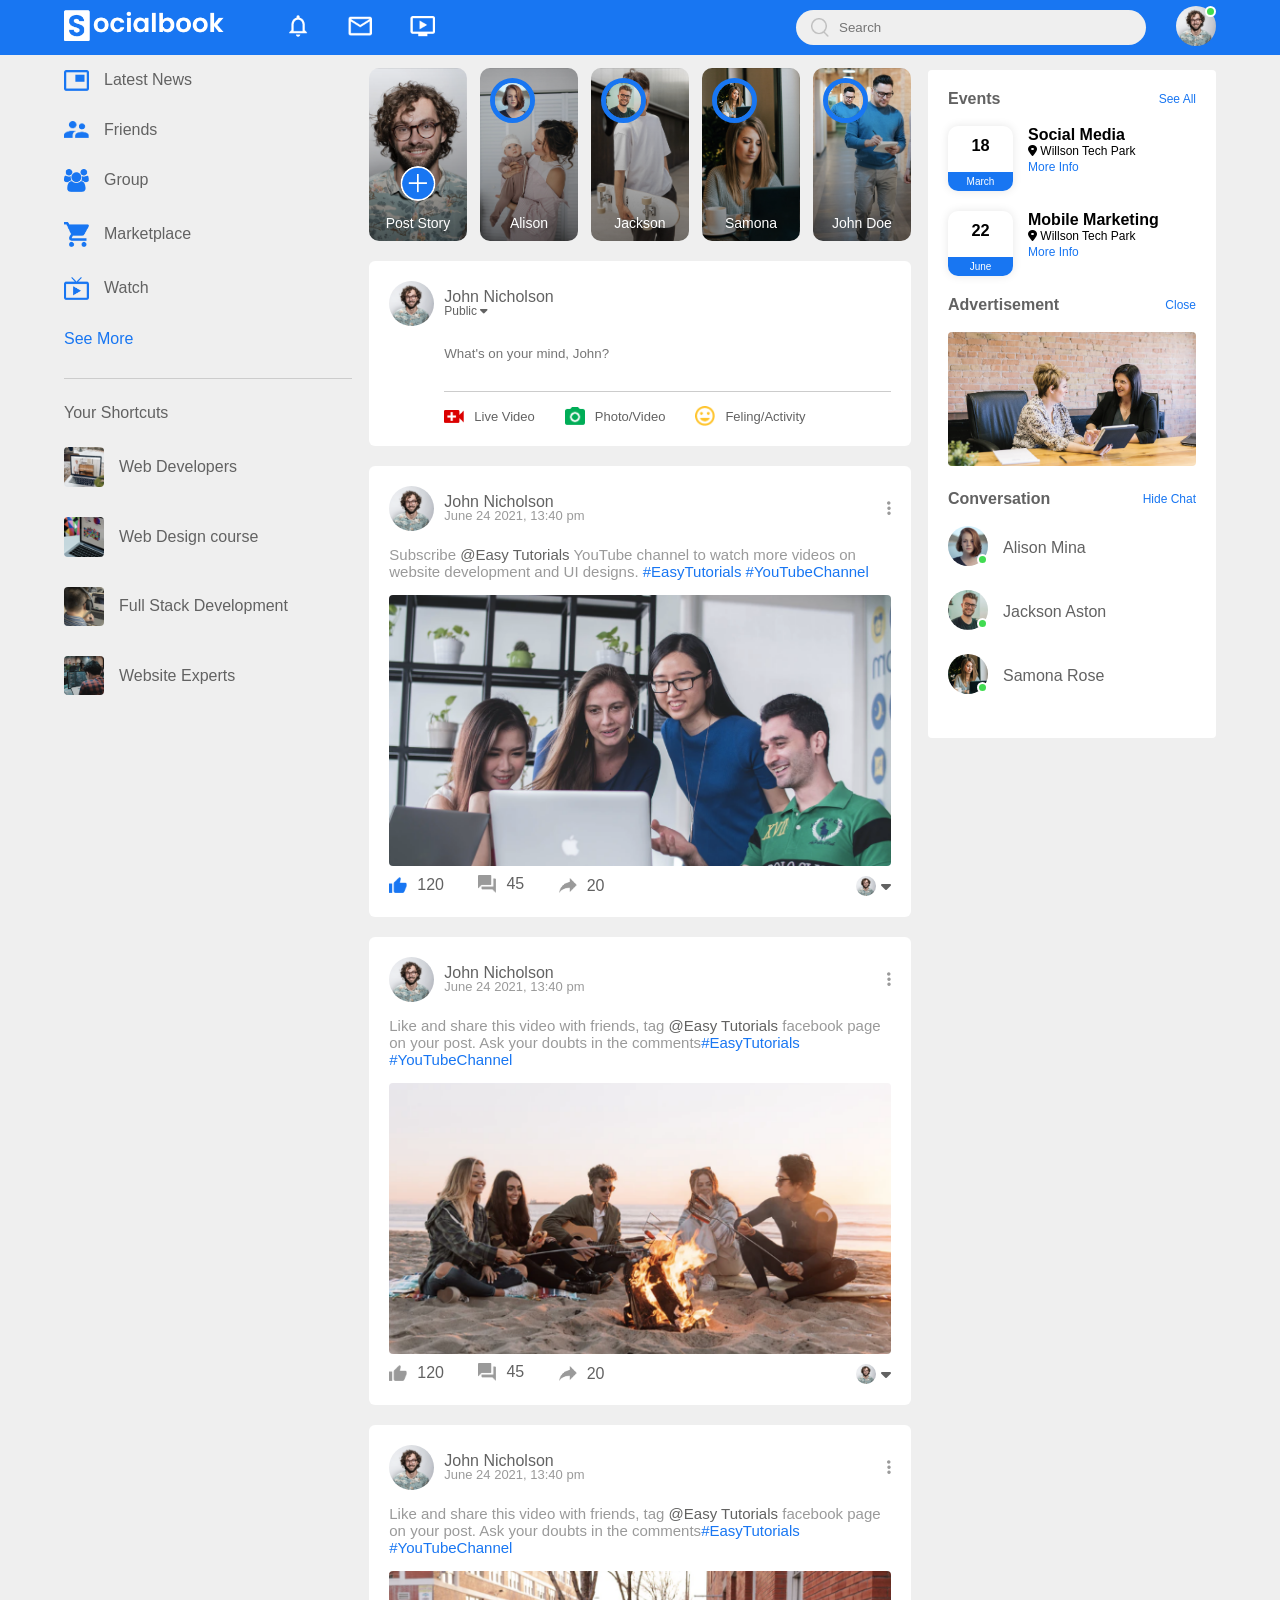
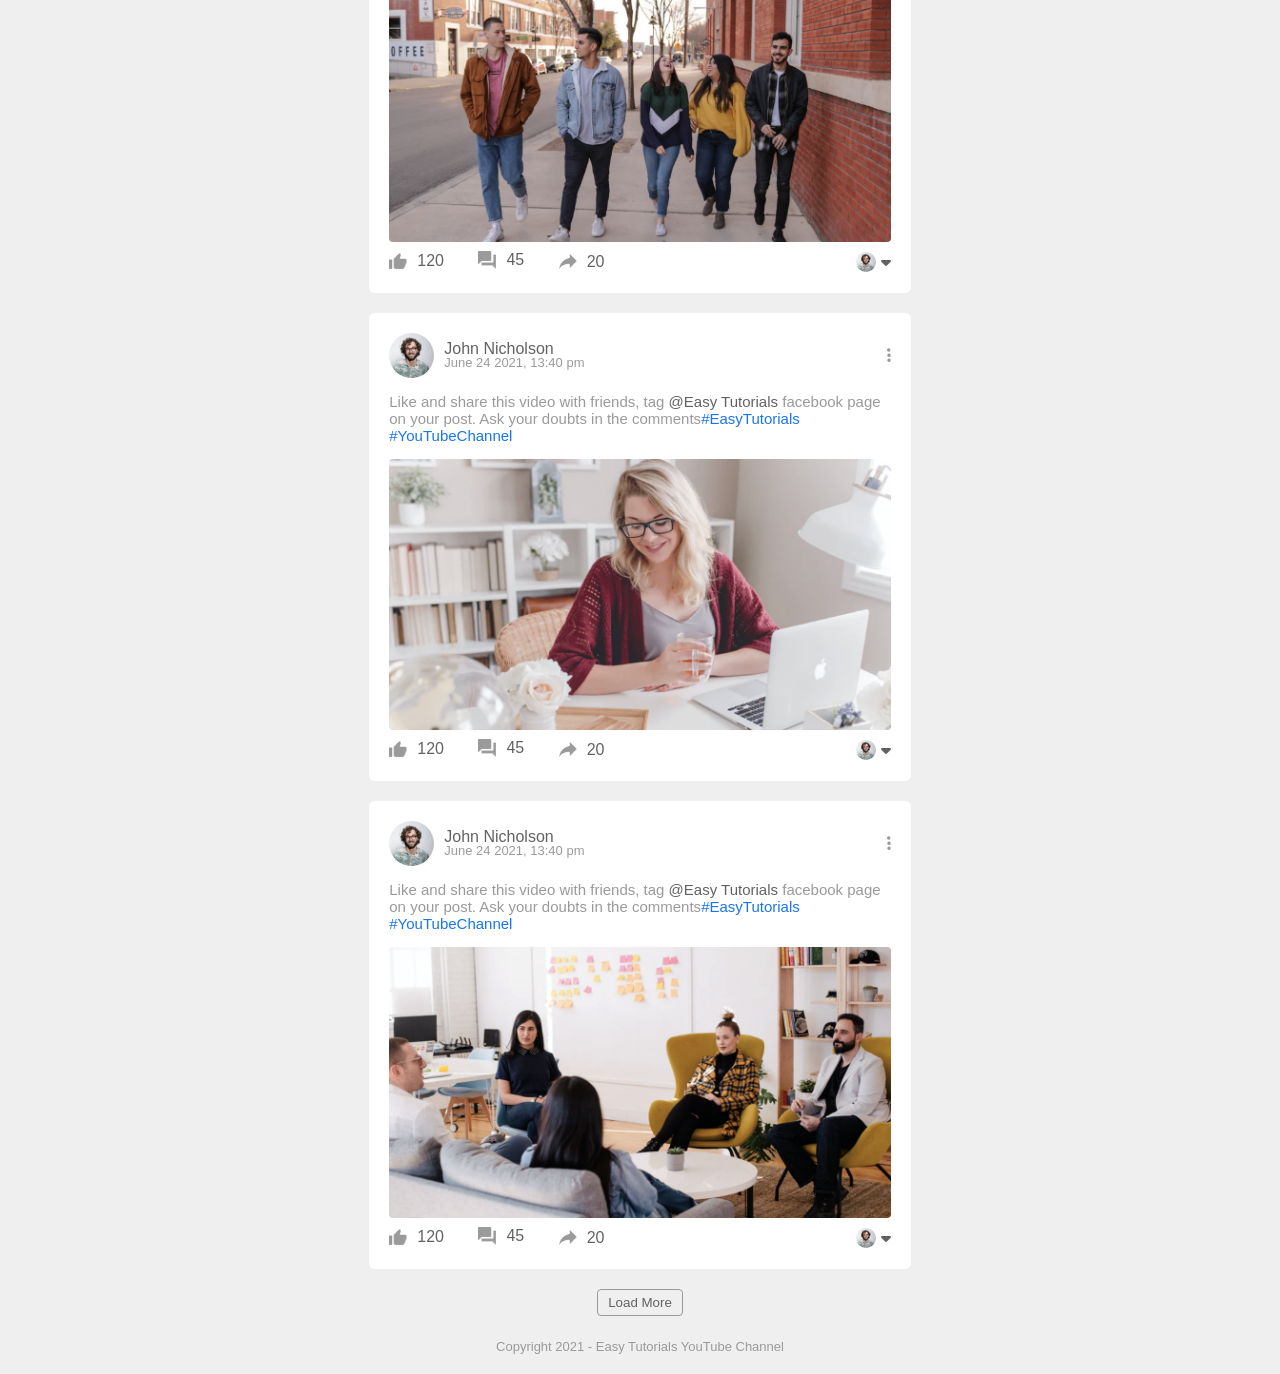
<file: facebook site/index.html>
<!DOCTYPE html>
<html lang="en">
<head>
  <meta charset="UTF-8">
  <meta name="viewport" content="width=device-width, initial-scale=1.0">
  <link rel="stylesheet" href="style.css">
  <link rel="stylesheet" href="https://cdnjs.cloudflare.com/ajax/libs/font-awesome/6.7.2/css/all.min.css">
  <title>SocialBook - Easy Tutorials YouTube Channel</title>
</head>
<body>
  
<nav>
  <div class="nav-left">
    <a href="index.html">
    <img src="images/logo2.png" class="logo">
    </a>
<ul>
  <li><img src="images/notification.png"></li>
  <li><img src="images/inbox.png"></li>
  <li><img src="images/video.png"></li>
</ul>
  </div>
  <div class="nav-right">

<div class="search-box">
  <img src="images/search.png">
  <input type="text" placeholder="Search">
</div>

<div class="nav-user-icon online" onclick="settingsMenuToggle()">
<img src="images/profile-pic.png" >
</div>

  </div>
<!--------- settings-menu --------->
  <div class="settings-menu">

    <div id="dark-btn">
      <span></span>
    </div>

    <div class="settings-menu-inner">
<div class="user-profile">
        <img src="images/profile-pic.png">
        <div>
          <p>John Nicholson</p>
          <a href="profile.html">See your profile</a>
        </div>
      </div>
      <hr>
    <div class="user-profile">
        <img src="images/feedback.png">
        <div>
          <p>Give Feedback</p>
          <a href="#">Help us to improve the new design</a>
        </div>
      </div>
      <hr>
      <div class="settings-links">
         <img src="images/setting.png" class="settings-icon" >
         <a href="#">Settings & Privacy <img src="images/arrow.png"
         width="10px"></a>
      </div>
      <div class="settings-links">
         <img src="images/help.png" class="settings-icon" >
         <a href="#">Help & Support <img src="images/arrow.png"
         width="10px"></a>
      </div>
      <div class="settings-links">
         <img src="images/display.png" class="settings-icon" >
         <a href="#">Display & Accessibility <img src="images/arrow.png"
         width="10px"></a>
      </div>
      <div class="settings-links">
         <img src="images/logout.png" class="settings-icon" >
         <a href="#">Logout <img src="images/arrow.png"
         width="10px"></a>
      </div>
    </div>

  </div>
</nav>

<div class="container">
  <!-- left-sidebar -->
  <div class="left-sidebar">
    <div class="imp-links">
      <a href="#"><img src="images/news.png"> Latest News</a>
      <a href="#"><img src="images/friends.png"> Friends</a>
      <a href="#"><img src="images/group.png"> Group</a>
      <a href="#"><img src="images/marketplace.png"> Marketplace</a>
      <a href="#"><img src="images/watch.png"> Watch</a>
      <a href="#">See More</a>
    </div>
    <div class="shortcut-links">
      <p>Your Shortcuts</p>
      <a href="#"><img src="images/shortcut-1.png"> Web Developers</a>
      <a href="#"><img src="images/shortcut-2.png"> Web Design course</a>
      <a href="#"><img src="images/shortcut-3.png"> Full Stack Development</a>
      <a href="#"><img src="images/shortcut-4.png"> Website Experts</a>
    </div>
  </div>
  <!-- main-content -->
  <div class="main-content">

    <div class="story-gallery">
      <div class="story story1">
        <img src="images/upload.png">
        <p>Post Story</p>
      </div>
      <div class="story story2">
        <img src="images/member-1.png">
        <p>Alison</p>
      </div>
      <div class="story story3">
        <img src="images/member-2.png">
        <p>Jackson</p>
      </div>
      <div class="story story4">
        <img src="images/member-3.png">
        <p>Samona</p>
      </div>
      <div class="story story5">
        <img src="images/member-4.png">
        <p>John Doe</p>
      </div>
    </div>

    <div class="write-post-container">
      <div class="user-profile">
        <img src="images/profile-pic.png">
        <div>
          <p>John Nicholson</p>
          <small>Public <i class="fas fa-caret-down"></i></small>
        </div>
      </div>

      <div class="post-input-container">
        <textarea rows="3" placeholder="What's on your mind, John?"></textarea>
        <div class="add-post-links">
          <a href="#"><img src="images/live-video.png"> Live Video</a>
          <a href="#"><img src="images/photo.png"> Photo/Video</a>
          <a href="#"><img src="images/feeling.png"> Feling/Activity</a>
        </div>
      </div>
    </div>

    <div class="post-container">
      <div class="post-row">
        <div class="user-profile">
        <img src="images/profile-pic.png">
        <div>
          <p>John Nicholson</p>
          <span>June 24 2021, 13:40 pm</span>
        </div>
      </div>
      <a href="#"><i class="fas fa-ellipsis-v"></i></a>
      </div>
      
      <p class="post-text">Subscribe <span>@Easy Tutorials</span> YouTube channel
      to watch more videos on website development and UI designs. <a
      href="#">#EasyTutorials</a> <a href="#">#YouTubeChannel</a></p>
      <img src="images/feed-image-1.png" class="post-img">

      <div class="post-row">
        <div class="activity-icons">
          <div><img src="images/like-blue.png"> 120</div>
          <div><img src="images/comments.png"> 45</div>
          <div><img src="images/share.png"> 20</div>
        </div>
        <div class="post-profile-icon">
          <img src="images/profile-pic.png"> <i class="fas fa-caret-down"></i>
        </div>
      </div>
    </div>
    <div class="post-container">
      <div class="post-row">
        <div class="user-profile">
        <img src="images/profile-pic.png">
        <div>
          <p>John Nicholson</p>
          <span>June 24 2021, 13:40 pm</span>
        </div>
      </div>
      <a href="#"><i class="fas fa-ellipsis-v"></i></a>
      </div>
      
      <p class="post-text">Like and share this video with friends, tag
      <span>@Easy Tutorials</span> facebook page on your post. Ask your doubts in
      the comments<a href="#">#EasyTutorials</a> <a href="#">#YouTubeChannel</a></p>
      <img src="images/feed-image-2.png" class="post-img">

      <div class="post-row">
        <div class="activity-icons">
          <div><img src="images/like.png"> 120</div>
          <div><img src="images/comments.png"> 45</div>
          <div><img src="images/share.png"> 20</div>
        </div>
        <div class="post-profile-icon">
          <img src="images/profile-pic.png"> <i class="fas fa-caret-down"></i>
        </div>
      </div>
    </div>
    <div class="post-container">
      <div class="post-row">
        <div class="user-profile">
        <img src="images/profile-pic.png">
        <div>
          <p>John Nicholson</p>
          <span>June 24 2021, 13:40 pm</span>
        </div>
      </div>
      <a href="#"><i class="fas fa-ellipsis-v"></i></a>
      </div>
      
      <p class="post-text">Like and share this video with friends, tag
      <span>@Easy Tutorials</span> facebook page on your post. Ask your doubts in
      the comments<a href="#">#EasyTutorials</a> <a href="#">#YouTubeChannel</a></p>
      <img src="images/feed-image-3.png" class="post-img">

      <div class="post-row">
        <div class="activity-icons">
          <div><img src="images/like.png"> 120</div>
          <div><img src="images/comments.png"> 45</div>
          <div><img src="images/share.png"> 20</div>
        </div>
        <div class="post-profile-icon">
          <img src="images/profile-pic.png"> <i class="fas fa-caret-down"></i>
        </div>
      </div>
    </div>
    <div class="post-container">
      <div class="post-row">
        <div class="user-profile">
        <img src="images/profile-pic.png">
        <div>
          <p>John Nicholson</p>
          <span>June 24 2021, 13:40 pm</span>
        </div>
      </div>
      <a href="#"><i class="fas fa-ellipsis-v"></i></a>
      </div>
      
      <p class="post-text">Like and share this video with friends, tag
      <span>@Easy Tutorials</span> facebook page on your post. Ask your doubts in
      the comments<a href="#">#EasyTutorials</a> <a href="#">#YouTubeChannel</a></p>
      <img src="images/feed-image-4.png" class="post-img">

      <div class="post-row">
        <div class="activity-icons">
          <div><img src="images/like.png"> 120</div>
          <div><img src="images/comments.png"> 45</div>
          <div><img src="images/share.png"> 20</div>
        </div>
        <div class="post-profile-icon">
          <img src="images/profile-pic.png"> <i class="fas fa-caret-down"></i>
        </div>
      </div>
    </div>
    <div class="post-container">
      <div class="post-row">
        <div class="user-profile">
        <img src="images/profile-pic.png">
        <div>
          <p>John Nicholson</p>
          <span>June 24 2021, 13:40 pm</span>
        </div>
      </div>
      <a href="#"><i class="fas fa-ellipsis-v"></i></a>
      </div>
      
      <p class="post-text">Like and share this video with friends, tag
      <span>@Easy Tutorials</span> facebook page on your post. Ask your doubts in
      the comments<a href="#">#EasyTutorials</a> <a href="#">#YouTubeChannel</a></p>
      <img src="images/feed-image-5.png" class="post-img">

      <div class="post-row">
        <div class="activity-icons">
          <div><img src="images/like.png"> 120</div>
          <div><img src="images/comments.png"> 45</div>
          <div><img src="images/share.png"> 20</div>
        </div>
        <div class="post-profile-icon">
          <img src="images/profile-pic.png"> <i class="fas fa-caret-down"></i>
        </div>
      </div>
    </div>

    <button type="button" class="load-more-btn">Load More</button>

  </div>
  <!-- right-sidebar -->
  <div class="right-sidebar">
    
    <div class="sidebar-title">
      <h4>Events</h4>
      <a href="#">See All</a>
    </div>

    <div class="event">
      <div class="left-event">
        <h3>18</h3>
        <span>March</span>
      </div>
      <div class="right-event">
        <h4>Social Media</h4>
        <p><i class="fa-solid fa-location-dot"></i> Willson Tech Park</p>
        <a href="#">More Info</a>
      </div>
    </div>
    <div class="event">
      <div class="left-event">
        <h3>22</h3>
        <span>June</span>
      </div>
      <div class="right-event">
        <h4>Mobile Marketing</h4>
        <p><i class="fa-solid fa-location-dot"></i> Willson Tech Park</p>
        <a href="#">More Info</a>
      </div>
    </div>
    <div class="sidebar-title">
      <h4>Advertisement</h4>
      <a href="#">Close</a>
    </div>
    <img src="images/advertisement.png" class="sidebar-ads">

    <div class="sidebar-title">
      <h4>Conversation</h4>
      <a href="#">Hide Chat</a>
    </div>

    <div class="online-list">
      <div class="online">
        <img src="images/member-1.png">
      </div>
      <p>Alison Mina</p>
    </div>
    <div class="online-list">
      <div class="online">
        <img src="images/member-2.png">
      </div>
      <p>Jackson Aston</p>
    </div>
    <div class="online-list">
      <div class="online">
        <img src="images/member-3.png">
      </div>
      <p>Samona Rose</p>
    </div>
  </div>
</div>

<div class="footer">
  <p>Copyright 2021 - Easy Tutorials YouTube Channel</p>
</div>

  <script src="./app.js"></script>
</body>
</html>
</file>
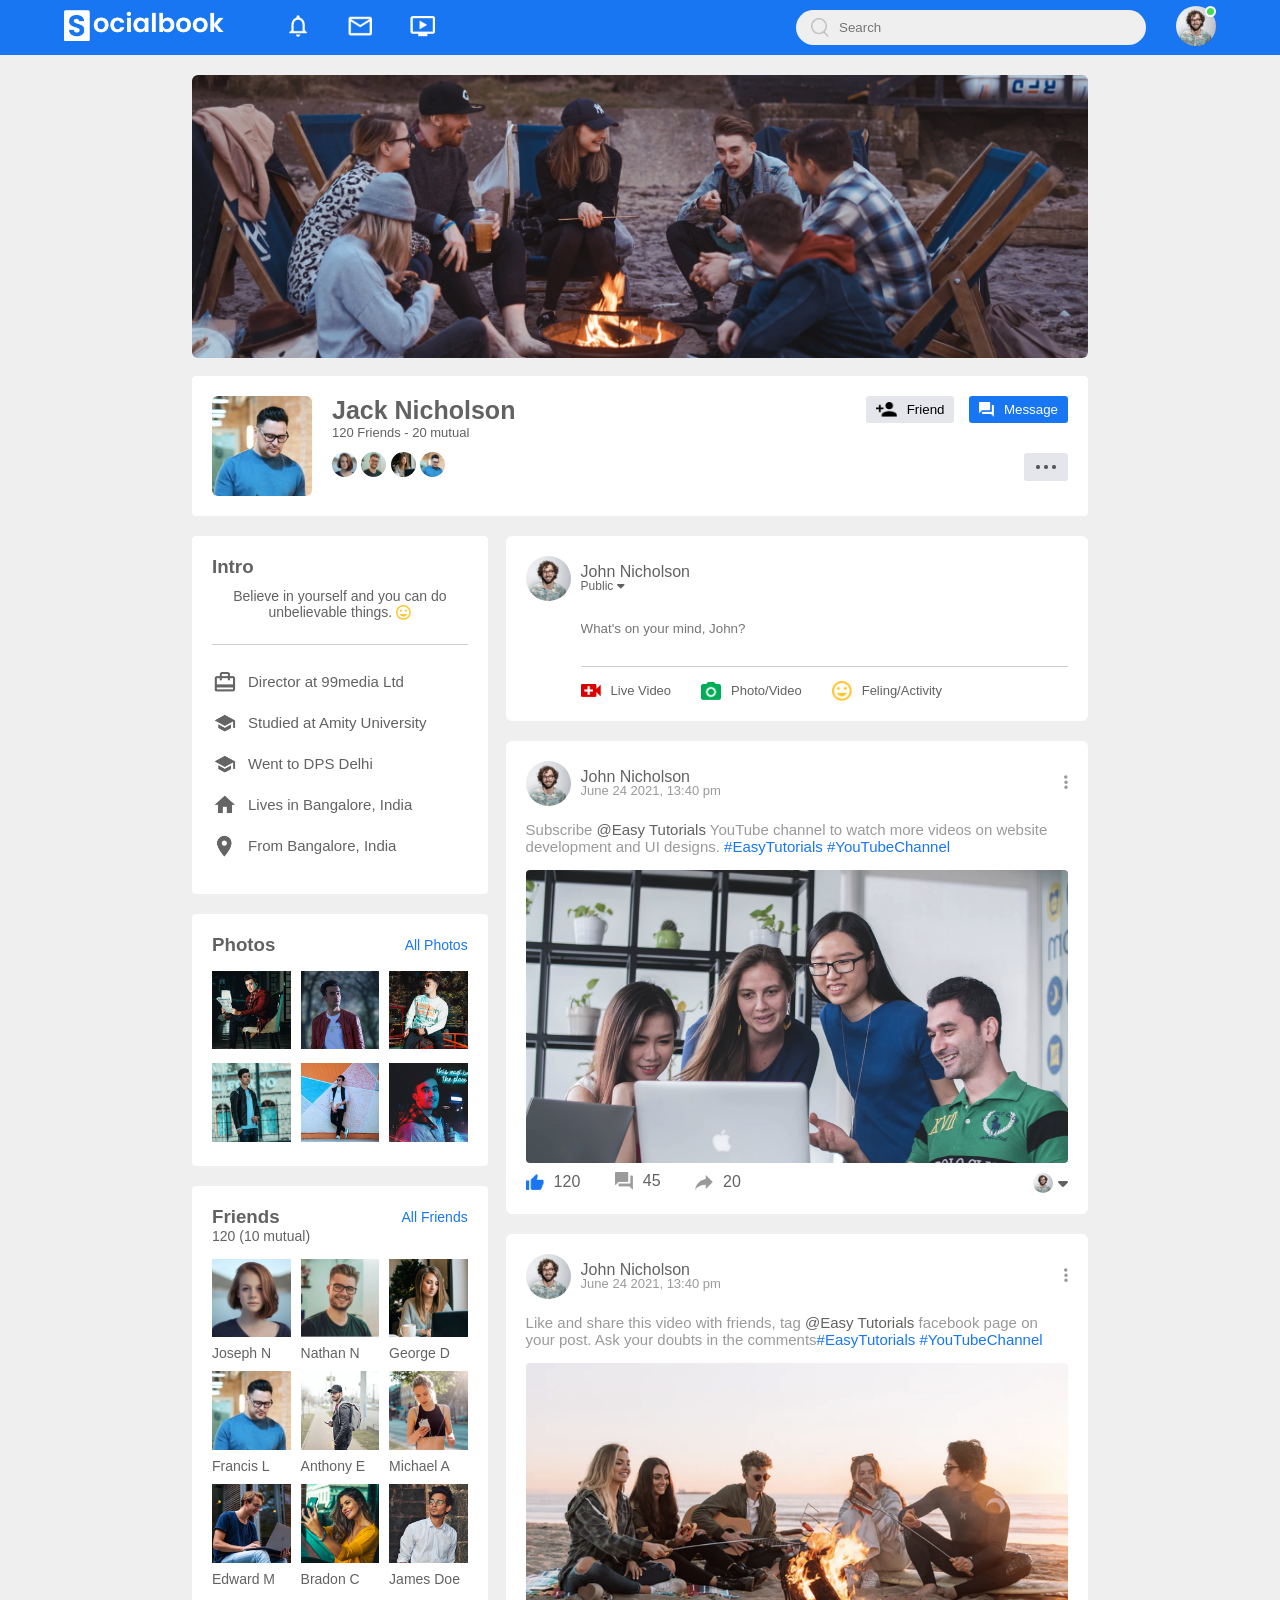
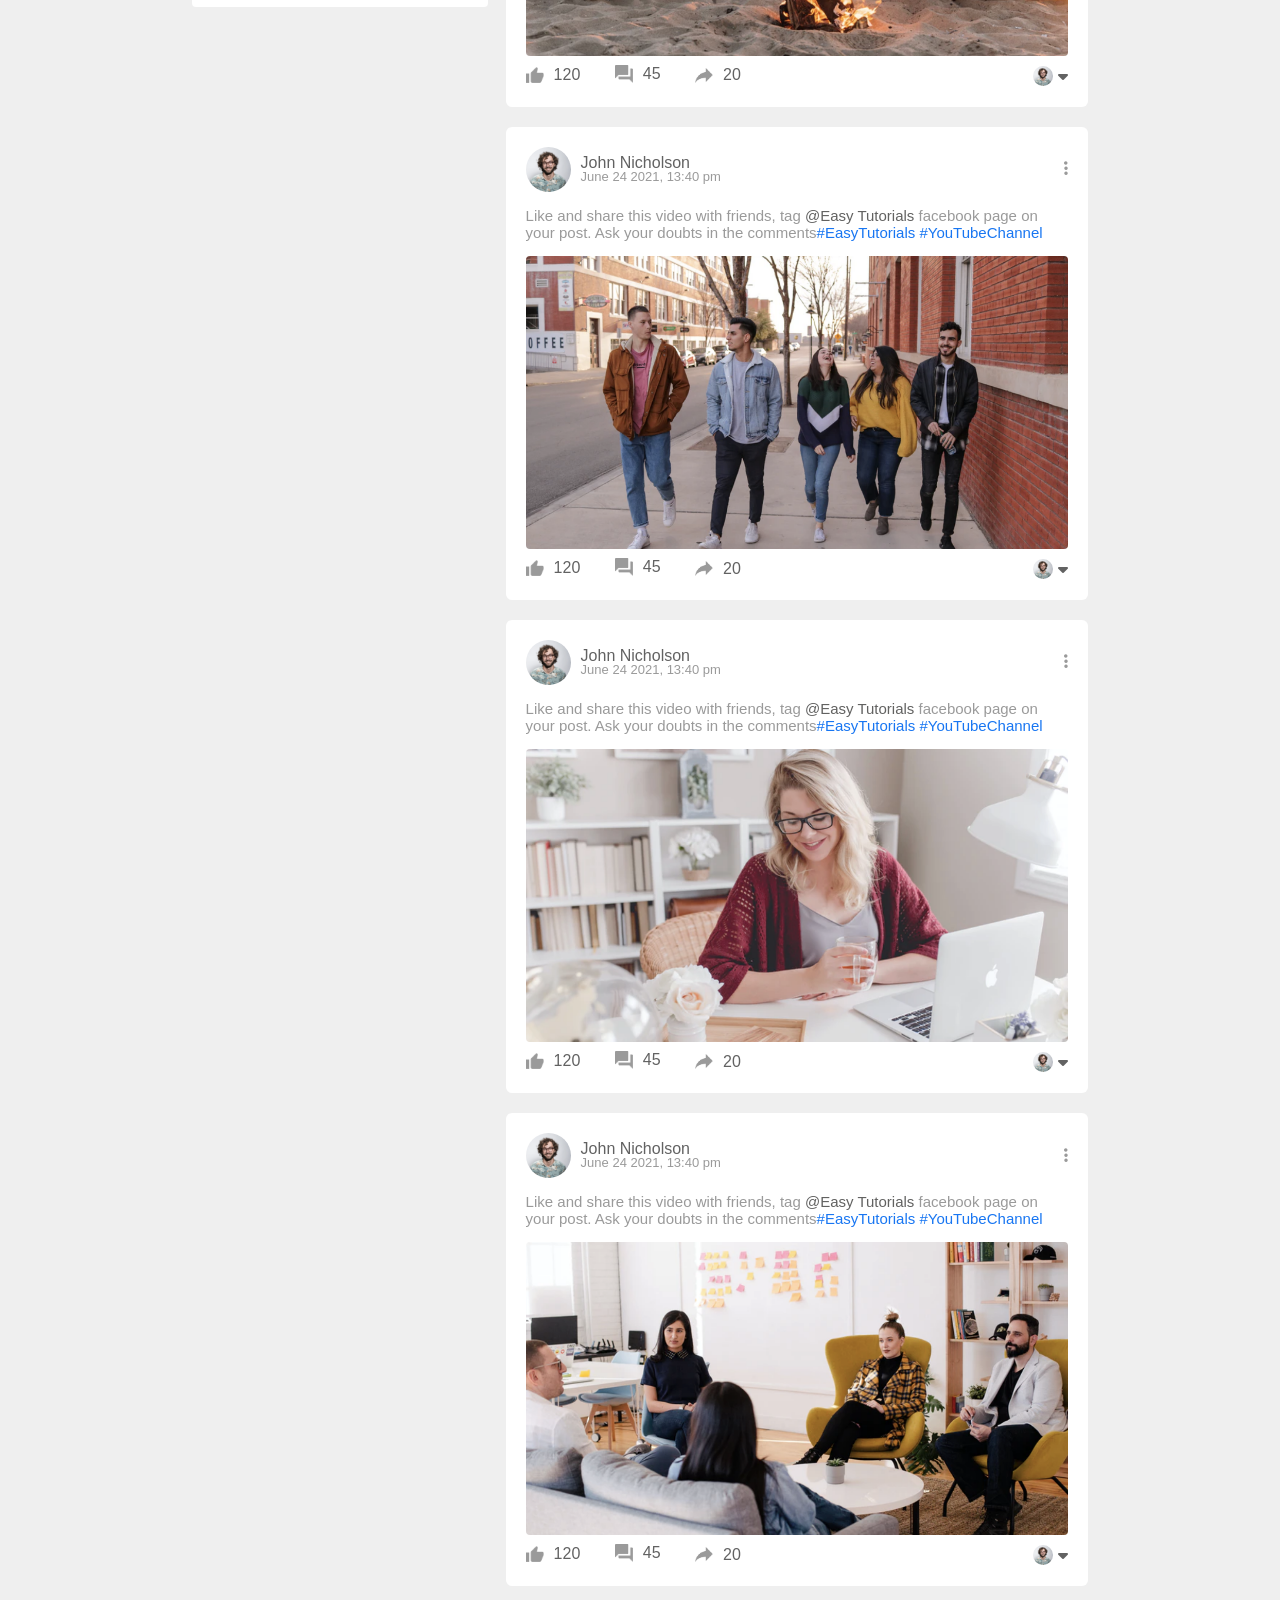
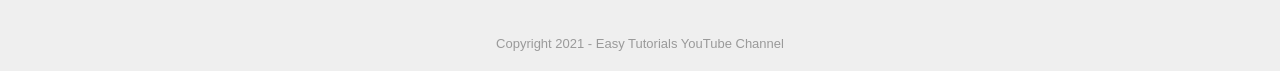
<file: facebook site/profile.html>
<!DOCTYPE html>
<html lang="en">
<head>
  <meta charset="UTF-8">
  <meta name="viewport" content="width=device-width, initial-scale=1.0">
  <link rel="stylesheet" href="style.css">
  <link rel="stylesheet" href="https://cdnjs.cloudflare.com/ajax/libs/font-awesome/6.7.2/css/all.min.css">
  <title>Profile page - SocialBook - Easy Tutorials</title>
</head>
<body>
  
<nav>
  <div class="nav-left">
    <a href="index.html">
    <img src="images/logo2.png" class="logo">
    </a>
<ul>
  <li><img src="images/notification.png"></li>
  <li><img src="images/inbox.png"></li>
  <li><img src="images/video.png"></li>
</ul>
  </div>
  <div class="nav-right">

<div class="search-box">
  <img src="images/search.png">
  <input type="text" placeholder="Search">
</div>

<div class="nav-user-icon online" onclick="settingsMenuToggle()">
<img src="images/profile-pic.png" >
</div>

  </div>
<!--------- settings-menu --------->
  <div class="settings-menu">

    <div id="dark-btn">
      <span></span>
    </div>

    <div class="settings-menu-inner">
<div class="user-profile">
        <img src="images/profile-pic.png">
        <div>
          <p>John Nicholson</p>
          <a href="profile.html">See your profile</a>
        </div>
      </div>
      <hr>
    <div class="user-profile">
        <img src="images/feedback.png">
        <div>
          <p>Give Feedback</p>
          <a href="#">Help us to improve the new design</a>
        </div>
      </div>
      <hr>
      <div class="settings-links">
         <img src="images/setting.png" class="settings-icon" >
         <a href="#">Settings & Privacy <img src="images/arrow.png"
         width="10px"></a>
      </div>
      <div class="settings-links">
         <img src="images/help.png" class="settings-icon" >
         <a href="#">Help & Support <img src="images/arrow.png"
         width="10px"></a>
      </div>
      <div class="settings-links">
         <img src="images/display.png" class="settings-icon" >
         <a href="#">Display & Accessibility <img src="images/arrow.png"
         width="10px"></a>
      </div>
      <div class="settings-links">
         <img src="images/logout.png" class="settings-icon" >
         <a href="#">Logout <img src="images/arrow.png"
         width="10px"></a>
      </div>
    </div>

  </div>
</nav>

<!-- ----profile page --------- -->

<div class="profile-container">
  <img src="images/cover.png" class="cover-img">
  <div class="profile-details">
    <div class="pd-left">
      <div class="pd-row">
        <img src="images/profile.png" class="pd-image">
        <div>
          <h3>Jack Nicholson</h3>
          <p>120 Friends - 20 mutual</p>
          <img src="images/member-1.png">
          <img src="images/member-2.png">
          <img src="images/member-3.png">
          <img src="images/member-4.png">
        </div>
      </div>
    </div>
    <div class="pd-right">

        <button type="button"><img src="images/add-friends.png"> Friend</button>
        <button type="button"><img src="images/message.png"> Message</button>
        <br>
        <a href=""><img src="images/more.png"></a>
    </div>
  </div>

  <div class="profile-info">
    <div class="info-col">

      <div class="profile-intro">
        <h3>Intro</h3>
        <p class="intro-text">Believe in yourself and you can do unbelievable
        things. <img src="images/feeling.png"></p>
        <hr>
        <ul>
          <li><img src="images/profile-job.png"> Director at 99media Ltd</li>
          <li><img src="images/profile-study.png"> Studied at Amity University</li>
          <li><img src="images/profile-study.png"> Went to DPS Delhi</li>
          <li><img src="images/profile-home.png"> Lives in Bangalore, India</li>
          <li><img src="images/profile-location.png"> From Bangalore, India</li>
        </ul>
      </div>

      <div class="profile-intro">
        <div class="title-box">
          <h3>Photos</h3>
          <a href="">All Photos</a>
        </div>

        <div class="photo-box">
          <div><img src="images/photo1.png"></div>
          <div><img src="images/photo2.png"></div>
          <div><img src="images/photo3.png"></div>
          <div><img src="images/photo4.png"></div>
          <div><img src="images/photo5.png"></div>
          <div><img src="images/photo6.png"></div>
        </div>
      </div>

      <div class="profile-intro">
        <div class="title-box">
          <h3>Friends</h3>
          <a href="">All Friends</a>
        </div>
        <p>120 (10 mutual)</p>
        <div class="friends-box">
          <div><img src="images/member-1.png"> <p>Joseph N</p></div>
          <div><img src="images/member-2.png"> <p>Nathan N</p></div>
          <div><img src="images/member-3.png"> <p>George D</p></div>
          <div><img src="images/member-4.png"> <p>Francis L</p></div>
          <div><img src="images/member-5.png"> <p>Anthony E</p></div>
          <div><img src="images/member-6.png"> <p>Michael A</p></div>
          <div><img src="images/member-7.png"> <p>Edward M</p></div>
          <div><img src="images/member-8.png"> <p>Bradon C</p></div>
          <div><img src="images/member-9.png"> <p>James Doe</p></div>
        </div>
      </div>

    </div>
    <div class="post-col">
      <div class="write-post-container">
      <div class="user-profile">
        <img src="images/profile-pic.png">
        <div>
          <p>John Nicholson</p>
          <small>Public <i class="fas fa-caret-down"></i></small>
        </div>
      </div>

      <div class="post-input-container">
        <textarea rows="3" placeholder="What's on your mind, John?"></textarea>
        <div class="add-post-links">
          <a href="#"><img src="images/live-video.png"> Live Video</a>
          <a href="#"><img src="images/photo.png"> Photo/Video</a>
          <a href="#"><img src="images/feeling.png"> Feling/Activity</a>
        </div>
      </div>
    </div>
      <div class="post-container">
      <div class="post-row">
        <div class="user-profile">
        <img src="images/profile-pic.png">
        <div>
          <p>John Nicholson</p>
          <span>June 24 2021, 13:40 pm</span>
        </div>
      </div>
      <a href="#"><i class="fas fa-ellipsis-v"></i></a>
      </div>
      
      <p class="post-text">Subscribe <span>@Easy Tutorials</span> YouTube channel
      to watch more videos on website development and UI designs. <a
      href="#">#EasyTutorials</a> <a href="#">#YouTubeChannel</a></p>
      <img src="images/feed-image-1.png" class="post-img">

      <div class="post-row">
        <div class="activity-icons">
          <div><img src="images/like-blue.png"> 120</div>
          <div><img src="images/comments.png"> 45</div>
          <div><img src="images/share.png"> 20</div>
        </div>
        <div class="post-profile-icon">
          <img src="images/profile-pic.png"> <i class="fas fa-caret-down"></i>
        </div>
      </div>
    </div>
    <div class="post-container">
      <div class="post-row">
        <div class="user-profile">
        <img src="images/profile-pic.png">
        <div>
          <p>John Nicholson</p>
          <span>June 24 2021, 13:40 pm</span>
        </div>
      </div>
      <a href="#"><i class="fas fa-ellipsis-v"></i></a>
      </div>
      
      <p class="post-text">Like and share this video with friends, tag
      <span>@Easy Tutorials</span> facebook page on your post. Ask your doubts in
      the comments<a href="#">#EasyTutorials</a> <a href="#">#YouTubeChannel</a></p>
      <img src="images/feed-image-2.png" class="post-img">

      <div class="post-row">
        <div class="activity-icons">
          <div><img src="images/like.png"> 120</div>
          <div><img src="images/comments.png"> 45</div>
          <div><img src="images/share.png"> 20</div>
        </div>
        <div class="post-profile-icon">
          <img src="images/profile-pic.png"> <i class="fas fa-caret-down"></i>
        </div>
      </div>
    </div>
    <div class="post-container">
      <div class="post-row">
        <div class="user-profile">
        <img src="images/profile-pic.png">
        <div>
          <p>John Nicholson</p>
          <span>June 24 2021, 13:40 pm</span>
        </div>
      </div>
      <a href="#"><i class="fas fa-ellipsis-v"></i></a>
      </div>
      
      <p class="post-text">Like and share this video with friends, tag
      <span>@Easy Tutorials</span> facebook page on your post. Ask your doubts in
      the comments<a href="#">#EasyTutorials</a> <a href="#">#YouTubeChannel</a></p>
      <img src="images/feed-image-3.png" class="post-img">

      <div class="post-row">
        <div class="activity-icons">
          <div><img src="images/like.png"> 120</div>
          <div><img src="images/comments.png"> 45</div>
          <div><img src="images/share.png"> 20</div>
        </div>
        <div class="post-profile-icon">
          <img src="images/profile-pic.png"> <i class="fas fa-caret-down"></i>
        </div>
      </div>
    </div>
    <div class="post-container">
      <div class="post-row">
        <div class="user-profile">
        <img src="images/profile-pic.png">
        <div>
          <p>John Nicholson</p>
          <span>June 24 2021, 13:40 pm</span>
        </div>
      </div>
      <a href="#"><i class="fas fa-ellipsis-v"></i></a>
      </div>
      
      <p class="post-text">Like and share this video with friends, tag
      <span>@Easy Tutorials</span> facebook page on your post. Ask your doubts in
      the comments<a href="#">#EasyTutorials</a> <a href="#">#YouTubeChannel</a></p>
      <img src="images/feed-image-4.png" class="post-img">

      <div class="post-row">
        <div class="activity-icons">
          <div><img src="images/like.png"> 120</div>
          <div><img src="images/comments.png"> 45</div>
          <div><img src="images/share.png"> 20</div>
        </div>
        <div class="post-profile-icon">
          <img src="images/profile-pic.png"> <i class="fas fa-caret-down"></i>
        </div>
      </div>
    </div>
    <div class="post-container">
      <div class="post-row">
        <div class="user-profile">
        <img src="images/profile-pic.png">
        <div>
          <p>John Nicholson</p>
          <span>June 24 2021, 13:40 pm</span>
        </div>
      </div>
      <a href="#"><i class="fas fa-ellipsis-v"></i></a>
      </div>
      
      <p class="post-text">Like and share this video with friends, tag
      <span>@Easy Tutorials</span> facebook page on your post. Ask your doubts in
      the comments<a href="#">#EasyTutorials</a> <a href="#">#YouTubeChannel</a></p>
      <img src="images/feed-image-5.png" class="post-img">

      <div class="post-row">
        <div class="activity-icons">
          <div><img src="images/like.png"> 120</div>
          <div><img src="images/comments.png"> 45</div>
          <div><img src="images/share.png"> 20</div>
        </div>
        <div class="post-profile-icon">
          <img src="images/profile-pic.png"> <i class="fas fa-caret-down"></i>
        </div>
      </div>
    </div>
    </div>
  </div>
</div>

<div class="footer">
  <p>Copyright 2021 - Easy Tutorials YouTube Channel</p>
</div>

  <script src="./app.js"></script>
</body>
</html>
</file>
<file: facebook site/style.css>
* {
  margin: 0;
  padding: 0;
  font-family: 'poppins', sans-serif;
  box-sizing: border-box;
}

:root {
  --body-color: #efefef;
  --nav-color: #1876f2;
  --bg-color: #fff;
}

.dark-theme {
  --body-color: #0a0a0a;
  --nav-color: #000;
  --bg-color: #000;
}

body {
  background: var(--body-color);
  transition: background 0.3s;
}

nav {
  display: flex;
  align-items: center;
  justify-content: space-between;
  background: var(--nav-color);
  padding: 5px 5%;
  position: sticky;
  top: 0;
  z-index: 100;
}

.logo {
  width: 160px;
  margin-right: 45px;
}

.nav-left, .nav-right {
display: flex;
align-items: center;
}

.nav-left ul li {
list-style: none;
display: inline-block;
}
.nav-left ul li img {
width: 28px;
margin: 0 15px;
}
.nav-user-icon img {
width: 40px;
border-radius: 50%;
cursor: pointer;
}

.nav-user-icon {
  margin-left: 30px;
}

.search-box {
  background: #efefef;
  width: 350px;
  border-radius: 20px;
  display: flex;
  align-items: center;
  padding: 0 15px;
}
.search-box img {
width: 18px;
}

.search-box input {
  width: 100%;
  background: transparent;
  padding: 10px;
  outline: none;
  border: 0;
}

.online {
  position: relative;
}

.online::after {
content: '';
width: 7px;
height: 7px;
border: 2px solid #fff;
border-radius: 50%;
background: #41db51;
position: absolute;
top: 0;
right: 0;
}

.container {
  display: flex;
  justify-content: space-between;
  padding: 13px 5%;
}

.left-sidebar {
  flex-basis: 25%;
  position: sticky;
  top: 70px;
  align-self: flex-start;
}

.right-sidebar {
  flex-basis: 25%;
  position: sticky;
  top: 70px;
  align-self: flex-start;
  background: var(--bg-color);
  padding: 20px;
  border-radius: 4px;
}

.main-content {
  flex-basis: 47%;
}

.imp-links a, .shortcut-links a {
  text-decoration: none;
  display: flex;
  align-items: center;
  margin-bottom: 30px;
  color: #626262;
  width: fit-content;
}

.imp-links a img {
  width: 25px;
  margin-right: 15px;
}

.imp-links a:last-child {
  color: #1876f2;
}

.imp-links {
  border-bottom: 1px solid #ccc;
}

.shortcut-links a img {
  width: 40px;
  border-radius: 4px;
  margin-right: 15px;
}

.shortcut-links p {
  margin: 25px 0;
  color: #626262;
  font-weight: 500;
}

.sidebar-title {
  display: flex;
  align-items: center;
  justify-content: space-between;
  margin-bottom: 18px;
}

.sidebar-title h4 {
color: #626262;
}

.right-sidebar h4 {
font-weight: 600;
font-size: 16px;
}

.sidebar-title a {
  text-decoration: none;
  color: #1876f2;
  font-size: 12px;
}

.event {
  display: flex;
  font-size: 14px;
  margin-bottom: 20px;
}

.left-event {
  border-radius: 10px;
  height: 65px;
  width: 65px;
  margin-right: 15px;
  padding-top: 10px;
  text-align: center;
  position: relative;
  overflow: hidden;
  box-shadow: 0 0 10px rgba(0, 0, 0, 0.1);
}

.event p {
  font-size: 12px;
}

.event a {
  font-size: 12px;
  text-decoration: none;
  color: #1876f2;
}

.left-event span {
  position: absolute;
  bottom: 0;
  left: 0;
  width: 100%;
  background: #1876f2;
  color: #fff;
  font-size: 10px;
  padding: 4px 0;
}

.sidebar-ads {
  width: 100%;
  margin-bottom: 20px;
  border-radius: 4px;
}

.online-list {
  display: flex;
  align-items: center;
  margin-bottom: 20px;
}

.online-list p {
  color: #626262;
}

.online-list .online img {
  width: 40px;
  border-radius: 50%;
}

.online-list .online {
  width: 40px;
  border-radius: 50%;
  margin-right: 15px;
}

.online-list .online::after {
  top: unset;
  bottom: 5px;
}

.story-gallery {
  display: flex;
  justify-content: space-between;
  margin-bottom: 20px;
}

.story {
  flex-basis: 18%;
  padding-top: 32%;
  position: relative;
  background-position: center;
  background-size: cover;
  border-radius: 10px;
}

.story img {
  position: absolute;
  width: 45px;
  border-radius: 50%;
  top: 10px;
  left: 10px;
  border: 5px solid #1876f2;
}

.story p {
  position: absolute;
  bottom: 10px;
  width: 100%;
  text-align: center;
  color: #fff;
  font-size: 14px;
}

.story1 {
    background-image:linear-gradient(transparent, rgba(0,0,0,0.5)), url(images/status-1.png);
}
.story2 {
    background-image:linear-gradient(transparent, rgba(0,0,0,0.5)), url(images/status-2.png);
}
.story3 {
    background-image:linear-gradient(transparent, rgba(0,0,0,0.5)), url(images/status-3.png);
}
.story4 {
    background-image:linear-gradient(transparent, rgba(0,0,0,0.5)), url(images/status-4.png);
}
.story5 {
    background-image:linear-gradient(transparent, rgba(0,0,0,0.5)), url(images/status-5.png);
}

.story.story1 img {
  top: unset;
  left: 50%;
  bottom: 40px;
  transform: translateX(-50%);
  border: 0;
  width: 35px;
}

.write-post-container {
  width: 100%;
  background: var(--bg-color);
  border-radius: 6px;
  padding: 20px;
  color: #626262;
}

.user-profile {
  display: flex;
  align-items: center;
}

.user-profile img {
  width: 45px;
  border-radius: 50%;
  margin-right: 10px;
}

.user-profile p {
  margin-bottom: -5px;
  font-weight: 500;
  color: #626262;
}

.user-profile small {
  font-size: 12px;
}

.post-input-container {
  padding-left: 55px;
  padding-top: 20px;
}

.post-input-container textarea {
  width: 100%;
  border: 0;
  outline: 0;
  border-bottom: 1px solid #ccc;
  background: transparent;
  resize: none;
}

.add-post-links {
  display: flex;
  margin-top: 10px;
}

.add-post-links a {
  text-decoration: none;
  display: flex;
  align-items: center;
  color: #626262;
  margin-right: 30px;
  font-size: 13px;
}

.add-post-links a img {
  width: 20px;
  margin-right: 10px;
}

.post-container {
  width: 100%;
  background: var(--bg-color);
  border-radius: 6px;
  padding: 20px;
  color: #626262;
  margin: 20px 0;
}

.user-profile span {
  font-size: 13px;
  color: #9a9a9a;
}

.post-text {
  color: #9a9a9a;
  margin: 15px 0;
  font-size: 15px;
}

.post-text span {
  color: #626261;
  font-weight: 500;
}

.post-text a {
color: #1876f2;
text-decoration: none;
}

.post-img {
  width: 100%;
  border-radius: 4px;
  margin-bottom: 5px;
}

.post-row {
  display: flex;
  align-items: center;
  justify-content: space-between;
}

.activity-icons div img {
width: 18px;
margin-right: 10px;
}

.activity-icons div {
  display: inline-flex;
  align-items: center;
  margin-right: 30px;
}

.post-profile-icon {
display: flex;
align-items: center;
}

.post-profile-icon img {
  width: 20px;
  border-radius: 50%;
  margin-right: 5px;
}

.post-row a {
  color: #9a9a9a;
}

.load-more-btn {
  display: block;
  margin: auto;
  cursor: pointer;
  padding: 5px 10px;
  border: 1px solid #9a9a9a;
  color: #626262;
  background: transparent;
  border-radius: 4px;
}

.footer {
  text-align: center;
  color: #9a9a9a;
  padding: 10px 0 20px;
  font-size: 13px;
}

.settings-menu {
  position: absolute;
  width: 90%;
  max-width: 350px;
  background: var(--bg-color);
  box-shadow: 0 0 10px rgba(0, 0, 0, 0.4);
  border-radius: 4px;
  overflow: hidden;
  top: 108%;
  right: 5%;
  max-height: 0;
  transition: max-height 0.3s;
}

.settings-menu-height {
  max-height: 450px;
}

.user-profile a {
  font-size: 12px;
  color: #1876f2;
  text-decoration: none;
}

.settings-menu-inner {
  padding: 20px;
}

.settings-menu hr {
border: 0;
height: 1px;
background: #9a9a9a;
margin: 15px 0;
}

.settings-links {
  display: flex;
  align-items: center;
  margin: 15px 0;
}

.settings-links .settings-icon {
width: 38px;
margin-right: 10px;
border-radius: 50%;
}

.settings-links a {
  display: flex;
  flex: 1;
  align-items: center;
  justify-content: space-between;
  text-decoration: none;
  color: #626262;
}

#dark-btn {
  position: absolute;
  top: 20px;
  right: 20px;
  background: #ccc;
  width: 45px;
  border-radius: 15px;
  padding: 2px 3px;
  cursor: pointer;
  display: flex;
  transition: padding-left 0.5s, background 0.5s;
}

#dark-btn span {
  width: 18px;
  height: 18px;
  background: #fff;
  border-radius: 50%;
  display: inline-block;
}

#dark-btn.dark-btn-on {
padding-left: 23px;
background: #0a0a0a;
}

/* -- ----profile page --------- -- */

.profile-container {
  padding: 20px 15%;
  color: #626262;
}

.cover-img {
  width: 100%;
  border-radius: 6px;
  margin-bottom: 14px;
}

.profile-details {
  background: var(--bg-color);
  padding: 20px;
  border-radius: 4px;
  display: flex;
  align-items: flex-start;
  justify-content: space-between;
}

.pd-row {
  display: flex;
  align-items: flex-start;
}

.pd-image {
  width: 100px;
  margin-right: 20px;
  border-radius: 6px;
}

.pd-row div h3 {
  font-size: 25px;
  font-weight: 600;
}

.pd-row div p {
  font-size: 13px;
}

.pd-row div img {
width: 25px;
border-radius: 50%;
margin-top: 12px;
}

.pd-right button {
  background: #1876f2;
  border: 0;
  outline: 0;
  padding: 6px 10px;
  display: inline-flex;
  align-items: center;
  color: #fff;
  border-radius: 3px;
  margin-left: 10px;
  cursor: pointer;
}

.pd-right button img {
  height: 15px;
  margin-right: 10px;
}

.pd-right button:first-child {
  background: #e4e6eb;
  color: #000;
}

.pd-right {
  text-align: right;
}

.pd-right a {
  background: #e4e6eb;
  border-radius: 3px;
  padding: 12px;
  display: inline-flex;
  margin-top: 30px;
}

.pd-right a img {
  width: 20px;
}

.profile-info {
  display: flex;
  align-self: flex-start;
  justify-content: space-between;
  margin-top: 20px;
}

.info-col {
  flex-basis: 33%;
}
.post-col {
  flex-basis: 65%;
}

.profile-intro {
  background: var(--bg-color);
  padding: 20px;
  margin-bottom: 20px;
  border-radius: 4px;
}

.profile-intro h3 {
  font-weight: 600;
}

.intro-text {
  text-align: center;
  margin: 10px 0;
  font-size: 15px;
}

.intro-text img {
  width: 15px;
  margin-bottom: -3px;
}

.profile-intro hr {
border: 0;
height: 1px;
background: #ccc;
margin: 24px 0;
}

.profile-intro ul li {
list-style: none;
font-size: 15px;
margin: 15px 0;
display: flex;
align-items: center;
}

.profile-intro ul li img {
  width: 26px;
  margin-right: 10px;
}

.title-box {
  display: flex;
  align-items: center;
  justify-content: space-between;
}

.title-box a {
  text-decoration: none;
  color: #1876f2;
  font-size: 14px;
}

.photo-box {
  display: grid;
  grid-template-columns: repeat(3, auto);
  grid-gap: 10px;
  margin-top: 15px;
}

.photo-box div img {
  width: 100%;
  cursor: pointer;
}

.profile-intro p {
  font-size: 14px;
}

.friends-box {
  display: grid;
  grid-template-columns: repeat(3, auto);
  grid-gap: 10px;
  margin-top: 15px;
}

.friends-box div img {
  width: 100%;
  cursor: pointer;
  padding-bottom: 20px;
}

.friends-box div {
  position: relative;
}

.friends-box p {
  position: absolute;
  bottom: 0;
  left: 0;
}

/* -----------  media query for home page  ---------- */

@media (max-width: 900px) {
  .right-sidebar {
    display: none;
  }
  .left-sidebar {
    display: none;
  }
  nav {
    flex-wrap: wrap;
  }
  .search-box {
    display: none;
  }
  .logo {
    width: 110px;
    margin-right: 20px;
  }
  .nav-left ul li img {
    width: 20px;
    margin: 0 8px;
  }
  .nav-user-icon img {
    width: 30px;
  }
  .nav-user-icon {
    margin-left: 0;
  }
  .add-post-links {
    flex-wrap: wrap;
  }
  .main-content {
    flex-basis: 100%;
  }
  .story img {
    width: 30px;
    border-width: 3px;
  }
   .story p {
    font-size: 10px;
  }
   .story.story1 img {
    width: 25px;
    bottom: 30px;
   }
   .add-post-links a {
    margin-right: 12px;
    font-size: 9px;
   }
   .add-post-links a img{
    width: 16px;
    margin-right: 5px;
   }
   .post-input-container {
    padding-left: 0;
   }
}

/* ----------- media query for profile page --------- */

@media (max-width: 900px) {
  .profile-container {
    padding: 20px 5%;
  }
  .profile-details {
    flex-wrap: wrap;
  }
  .pd-right {
    text-align: left;
    margin-top: 15px;
  }
  .pd-right button {
    margin-left: 0;
    margin-right: 10px;
  }
  .pd-row div h3 {
    font-size: 16px;
  }
  .profile-info {
    flex-wrap: wrap;
  }
  .info-col, .post-col {
    flex-basis: 100%;
  }
}
</file>
